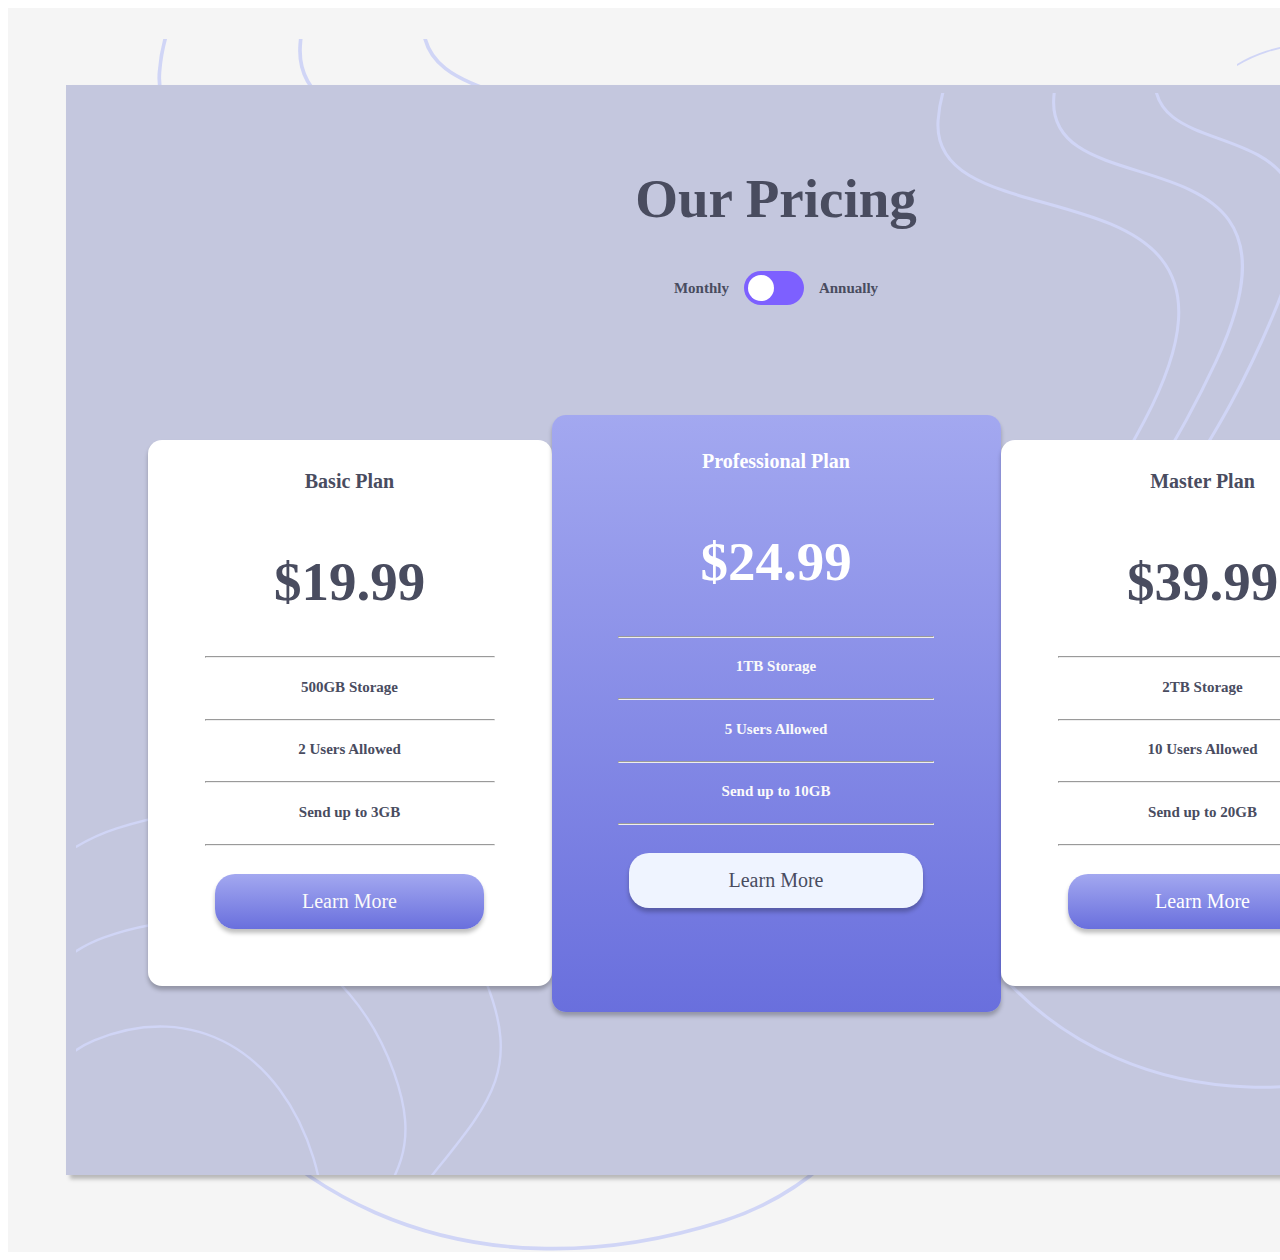
<file: PricingWidgettogglePJ/index.html>
<!DOCTYPE html>
<html lang="en">

<head>
    <meta charset="UTF-8">
    <meta name="viewport" content="width=device-width, initial-scale=1.0">
    <title>Tiers Toggle Widget Project</title>
    <link rel="shortcut icon" href="/PricingWidgettogglePJ/favicon.ico.png" type="image/x-icon">
    <link rel="stylesheet" href="/PricingWidgettogglePJ/styless.css">
</head>
<body>
    <div class="backgroundcont">
        <div class="innerbox">
            <div class="pricehead">
                <h1>Our Pricing</h1>
                <center>
                    <div class="toggleswitchandlabels">
                        <col style="display: flex; flex-direction: row; align-items: center;">
                        <div class="priceboxhead">
                            <h2 style="margin: 15px;">Monthly</h2>
                        </div>
                        </col>
                        <col>
                        <label class="switch">
                            <input type="checkbox" id="togglePricing">
                            <span class="slider round"></span>
                        </label></col>
                        <col>
                        <div class="priceboxhead">
                            <h2 style="margin: 15px;">Annually</h2>
                        </div>
                    </div>
                </center>

            </div>

            <!-- Pricing boxes -->
            <div class="priceboxcont">
                <div class="basicboxes">
                    <div class="priceboxhead">
                        <h3>Basic Plan</h3>
                    </div>
                    <div class="pricehead">
                        <h1 id="basicPrice" style="font-size: 55px;">$</h1>
                    </div>
                    <hr style="width: 75%;text-align: center;">
                    <div class="priceboxhead">
                        <h2>500GB Storage</h2>
                    </div>
                    <hr style="width: 75%;text-align: center;">
                    <div class="priceboxhead">
                        <h2>2 Users Allowed</h2>
                    </div>
                    <hr style="width: 75%;text-align: center;">
                    <div class="priceboxhead">
                        <h2>Send up to 3GB</h2>
                    </div>
                    <hr style="width: 75%;text-align: center;">
                    <button style="color: rgb(250, 250, 250);">Learn More</button>
                </div>

                <div class="profboxes">
                    <div class="priceboxhead">
                        <h3 style="color: rgb(255, 255, 255);">Professional Plan</h3>
                    </div>
                    <div class="pricehead">
                        <h1 id="professionalPrice" style="color: rgb(255, 255, 255); font-size: 55px;">$</h1>
                    </div>
                    <hr style="width: 75%;text-align: center;">
                    <div class="priceboxhead">
                        <h2 style="color: rgb(250, 250, 250);">1TB Storage</h2>
                    </div>
                    <hr style="width: 75%;text-align: center;">
                    <div class="priceboxhead">
                        <h2 style="color: rgb(250, 250, 250);">5 Users Allowed</h2>
                    </div>
                    <hr style="width: 75%;text-align: center;">
                    <div class="priceboxhead">
                        <h2 style="color: rgb(250, 250, 250);">Send up to 10GB</h2>
                    </div>
                    <hr style="width: 75%;text-align: center;">
                    <button style="background: rgb(239, 244, 255); color: hsl(232, 13%, 33%);">Learn More</button>
                </div>

                <div class="masterboxes">
                    <div class="priceboxhead">
                        <h3>Master Plan</h3>
                    </div>
                    <div class="pricehead">
                        <h1 id="masterPrice" style="font-size: 55px;">$</h1>
                    </div>
                    <hr style="width: 75%;text-align: center;">
                    <div class="priceboxhead">
                        <h2> 2TB Storage</h2>
                    </div>
                    <hr style="width: 75%;text-align: center;">
                    <div class="priceboxhead">
                        <h2>10 Users Allowed</h2>
                    </div>
                    <hr style="width: 75%;text-align: center;">
                    <div class="priceboxhead">
                        <h2>Send up to 20GB</h2>
                    </div>
                    <hr style="width: 75%;text-align: center;">
                    <button style="color: rgb(255, 255, 255);">Learn More</button>
                </div>

            </div>
        </div>
    </div>
    <script>
        // Function to update prices based on toggle
        document.getElementById("togglePricing").addEventListener("change", function () {
            var basicPrice = document.getElementById("basicPrice");
            var professionalPrice = document.getElementById("professionalPrice");
            var masterPrice = document.getElementById("masterPrice");

            if (this.checked) {
                // Set yearly prices
                basicPrice.textContent = "$199.99";
                professionalPrice.textContent = "$249.99";
                masterPrice.textContent = "$399.99";
            } else {
                // Set monthly prices
                basicPrice.textContent = "$19.99";
                professionalPrice.textContent = "$24.99";
                masterPrice.textContent = "$39.99";
            }
        });

        // Initialize display with monthly prices
        var basicPrice = document.getElementById("basicPrice");
        var professionalPrice = document.getElementById("professionalPrice");
        var masterPrice = document.getElementById("masterPrice");
        basicPrice.textContent = "$19.99";
        professionalPrice.textContent = "$24.99";
        masterPrice.textContent = "$39.99";
    </script>
</body>

</html>
</file>
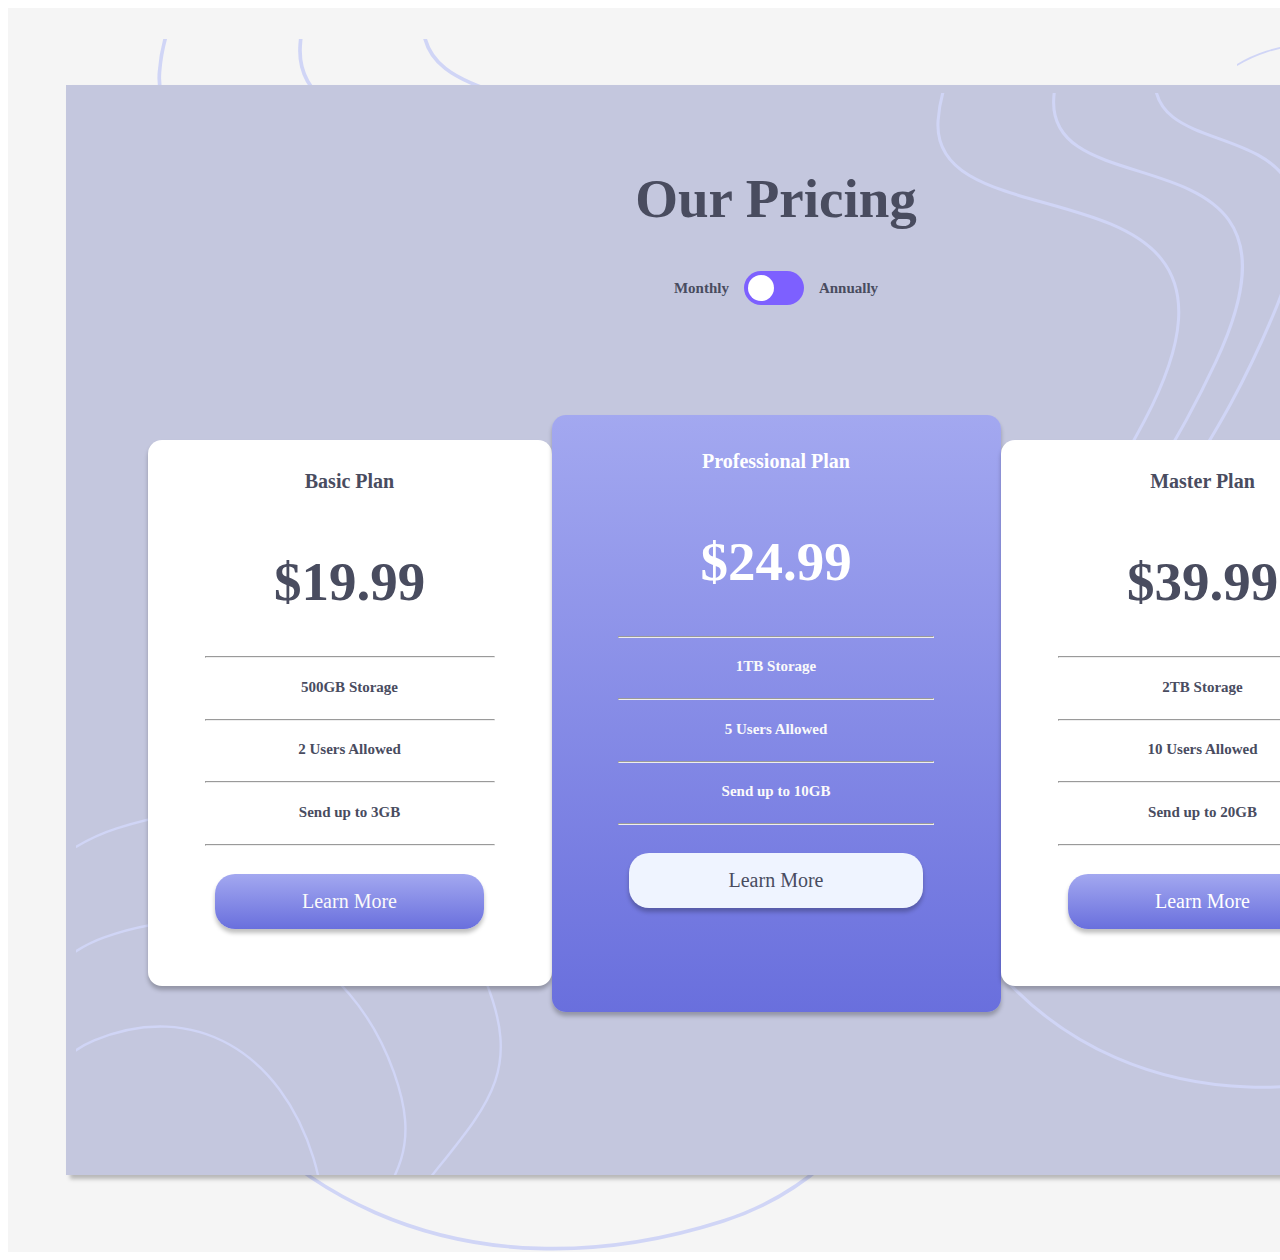
<file: design.html>
<!DOCTYPE html>
<html lang="en">

<head>
    <meta charset="UTF-8">
    <meta name="viewport" content="width=device-width, initial-scale=1.0">
    <title>Tiers Toggle Widget</title>
</head>
<style>
    /* Boxes to establish the window and inner box that contains the pricing blocks*/

    .backgroundcont {
        display: flex;
        width: 1440px;
        height: 1024px;
        padding: 110px 48px;
        justify-content: center;
        align-items: center;
        background-color: hsl(0, 0%, 96%);
        background-size: 45%, 20%;
        background-repeat: no-repeat;
        background-position: 15% 100%, 100% 3%;
        background-image: url("data:image/svg+xml,%3Csvg xmlns='http://www.w3.org/2000/svg' width='375' height='658'%3E%3Cg fill='none' fill-rule='evenodd' stroke='%23D0D5F6' stroke-width='2'%3E%3Cpath d='M172.71-101C70.623-79.38 17.478-39.688 13.273 18.074c-6.307 86.643 231.598 17.186 136.358 198-95.241 180.813-181.318 185.29-136.358 298C58.233 626.784 178.96 685.954 319.21 641.2c93.501-29.836 144.652-140.545 153.453-332.126'/%3E%3Cpath d='M214.7-101C134.617-82.012 92.926-47.154 89.628 3.575c-4.948 76.093 181.679 15.094 106.966 173.89C121.882 336.262 54.36 340.192 89.628 439.18c35.269 98.986 129.974 150.95 239.995 111.646C402.97 524.622 443.096 427.395 450 259.141'/%3E%3Cpath d='M250.935-103c-60.604 16.56-92.153 46.963-94.65 91.208-3.743 66.367 137.488 13.165 80.949 151.664-56.54 138.5-107.638 141.927-80.948 228.261 26.69 86.335 98.359 131.656 181.618 97.376C393.41 442.655 423.775 357.855 429 211.108'/%3E%3C/g%3E%3C/svg%3E"), url("data:image/svg+xml,%3Csvg xmlns='http://www.w3.org/2000/svg' width='353' height='304'%3E%3Cg fill='none' fill-rule='evenodd' stroke='%23D0D5F6' stroke-width='2'%3E%3Cpath d='M180.29 759c102.087-21.62 155.232-61.312 159.437-119.074 6.307-86.643-231.598-17.186-136.358-198 95.241-180.813 181.318-185.29 136.358-298C294.767 31.216 174.04-27.954 33.79 16.8c-93.501 29.836-144.652 140.545-153.453 332.126'/%3E%3Cpath d='M138.3 759c80.083-18.988 121.774-53.846 125.072-104.575 4.948-76.093-181.679-15.094-106.966-173.89C231.118 321.738 298.64 317.808 263.372 218.82c-35.269-98.986-129.974-150.95-239.995-111.646C-49.97 133.378-90.096 230.605-97 398.859'/%3E%3Cpath d='M102.065 761c60.604-16.56 92.153-46.963 94.65-91.208 3.743-66.367-137.488-13.165-80.949-151.664 56.54-138.5 107.638-141.927 80.948-228.261-26.69-86.335-98.359-131.656-181.618-97.376C-40.41 215.345-70.775 300.145-76 446.892'/%3E%3C/g%3E%3C/svg%3E");

    }

    .innerbox {
        width: 1344px;
        height: 1000px;
        background-color: hsl(233, 28%, 82%);
        box-shadow: 4px 4px 4px 0px rgba(0, 0, 0, 0.25);
        margin: 10px;
        padding: 45px;
        background-image: url("data:image/svg+xml,%3Csvg xmlns='http://www.w3.org/2000/svg' width='375' height='658'%3E%3Cg fill='none' fill-rule='evenodd' stroke='%23D0D5F6' stroke-width='2'%3E%3Cpath d='M172.71-101C70.623-79.38 17.478-39.688 13.273 18.074c-6.307 86.643 231.598 17.186 136.358 198-95.241 180.813-181.318 185.29-136.358 298C58.233 626.784 178.96 685.954 319.21 641.2c93.501-29.836 144.652-140.545 153.453-332.126'/%3E%3Cpath d='M214.7-101C134.617-82.012 92.926-47.154 89.628 3.575c-4.948 76.093 181.679 15.094 106.966 173.89C121.882 336.262 54.36 340.192 89.628 439.18c35.269 98.986 129.974 150.95 239.995 111.646C402.97 524.622 443.096 427.395 450 259.141'/%3E%3Cpath d='M250.935-103c-60.604 16.56-92.153 46.963-94.65 91.208-3.743 66.367 137.488 13.165 80.949 151.664-56.54 138.5-107.638 141.927-80.948 228.261 26.69 86.335 98.359 131.656 181.618 97.376C393.41 442.655 423.775 357.855 429 211.108'/%3E%3C/g%3E%3C/svg%3E"), url("data:image/svg+xml,%3Csvg xmlns='http://www.w3.org/2000/svg' width='353' height='304'%3E%3Cg fill='none' fill-rule='evenodd' stroke='%23D0D5F6' stroke-width='2'%3E%3Cpath d='M180.29 759c102.087-21.62 155.232-61.312 159.437-119.074 6.307-86.643-231.598-17.186-136.358-198 95.241-180.813 181.318-185.29 136.358-298C294.767 31.216 174.04-27.954 33.79 16.8c-93.501 29.836-144.652 140.545-153.453 332.126'/%3E%3Cpath d='M138.3 759c80.083-18.988 121.774-53.846 125.072-104.575 4.948-76.093-181.679-15.094-106.966-173.89C231.118 321.738 298.64 317.808 263.372 218.82c-35.269-98.986-129.974-150.95-239.995-111.646C-49.97 133.378-90.096 230.605-97 398.859'/%3E%3Cpath d='M102.065 761c60.604-16.56 92.153-46.963 94.65-91.208 3.743-66.367-137.488-13.165-80.949-151.664 56.54-138.5 107.638-141.927 80.948-228.261-26.69-86.335-98.359-131.656-181.618-97.376C-40.41 215.345-70.775 300.145-76 446.892'/%3E%3C/g%3E%3C/svg%3E");
        background-size: 40%, 30%;
        background-position: 100% 9%, 1% 100%;
        background-repeat: no-repeat;
    }

    /*contains boxes to make them look better*/
    .priceboxcont {
        display: flex;
        flex-direction: row;
        height: fit-content;
        width: auto;
        background-color: transparent;
        justify-content: center;
        align-items: center;
        margin-top: 100px;
    }




    /* price containers*/
    .basicboxes {
        display: flex;
        flex-direction: column;
        box-shadow: 0px 4px 4px 0px rgba(0, 0, 0, 0.25);
        width: 384px;
        height: 526px;
        border-radius: 14px;
        background-color: hsl(0, 0%, 100%);
        align-items: center;
        padding: 10px;
    }

    .profboxes {
        display: flex;
        flex-direction: column;
        width: 419px;
        height: 567px;
        border-radius: 14px;
        box-shadow: 0px 4px 4px 0px rgba(0, 0, 0, 0.25);
        align-items: center;
        padding: 15px;
        background-color: hsl(233, 13%, 49%);
        background: linear-gradient(hsl(236, 72%, 79%), hsl(237, 63%, 64%));
        


    }

    .masterboxes {
        display: flex;
        flex-direction: column;
        box-shadow: 0px 4px 4px 0px rgba(0, 0, 0, 0.25);
        width: 384px;
        height: 526px;
        border-radius: 14px;
        padding: 10px;
        background-color: hsl(0, 0%, 100%);
        align-items: center;
    }

    /*Text variables*/
    
    .pricehead h1 {
        display: flex;
        flex-direction: row;
        font-size: 55px;
        width: auto;
        height: auto;
        align-items: center;
        justify-content: center;
        margin-bottom: 35px;
        font-family: "montserrat black";
        color: hsl(232, 13%, 33%);
    }

    .priceboxhead h2 {
        font-size: 15px;
        margin-bottom: 15px;
        font-weight: 700;
        font-family: "montserrat";
        color: hsl(232, 13%, 33%);

    }
    .priceboxhead h3 {
        font-size: 20px;
        font-family: "montserrat";
        color: hsl(232, 13%, 33%);
    }

    /*Toggle Switch*/
    .toggleswitchandlabels {
        display: flex;
        flex-direction: row;
        justify-content: space-evenly;
        flex-wrap: nowrap;
        align-items: baseline;
    }

    .switch {
        position: relative;
        display: inline-block;
        width: 60px;
        height: 34px;
        line-height: 34px;
        margin-bottom: 10px;
    }

    /* Hide default HTML checkbox */
    .switch input {
        opacity: 0;
        width: 0;
        height: 0;
    }

    /* The slider */
    .slider {
        position: absolute;
        cursor: pointer;
        top: 0;
        left: 0;
        right: 0;
        bottom: 0;
        background-color: #7d60ff;
        -webkit-transition: .4s;
        transition: .4s;
    }

    .slider:before {
        position: absolute;
        content: "";
        height: 26px;
        width: 26px;
        left: 4px;
        bottom: 4px;
        background-color: white;
        -webkit-transition: .4s;
        transition: .4s;
    }

    input:checked+.slider {
        background-color: hsl(249, 48%, 30%);
    }

    input:focus+.slider {
        box-shadow: 4 4 4px #555555;

    }

    input:checked+.slider:before {
        -webkit-transform: translateX(26px);
        -ms-transform: translateX(26px);
        transform: translateX(26px);
    }

    /* Rounded sliders */
    .slider.round {
        border-radius: 34px;
    }

    .slider.round:before {
        border-radius: 50%;
    }

    /* Added some additional styling for the pricing boxes */
    .pricehead {
        display: flex;
        flex-direction: column;
        align-items: center;
        justify-content: center;
    }

    button {
        width: 70%;
        font-size: 20px;
        margin-top: 20px;
        height: 55px;
        background: linear-gradient(hsl(236, 72%, 79%),hsl(237, 63%, 64%));
        border: none;
        box-shadow: 0px 4px 4px 0px rgba(0, 0, 0, 0.25);
        border-radius: 20px;
        font-family: "montserrat SemiBold";

    }
    @media only screen and (max-width:875px) {
        .priceboxcont {
            flex-direction: column;
        }
        .backgroundcont {
            width: 100%;
            background-size: auto;
            height: auto;
        }
        .innerbox {
            display: flex;
            flex-direction: column;
            width: 325px;
            height: 100%;
            scroll-behavior: smooth;
            background-size: auto;
        }
        .basicboxes {
            height: 450px;
            width: 307px; ;
            
        }
        .profboxes {
            height: 453px;
            width: 335px;
        }
        .masterboxes {
            height: 450px;
            width:307px ;
        }
        button {
            margin-top: 1%;
            margin-bottom: 1%;
            border-radius: 10px;
        }


    }
</style>




<body>
    <div class="backgroundcont">
        <div class="innerbox">
            <div class="pricehead">
                <h1>Our Pricing</h1>
                <center>
                    <div class="toggleswitchandlabels">
                        <col style="display: flex; flex-direction: row; align-items: center;">
                        <div class="priceboxhead">
                            <h2 style="margin: 15px;">Monthly</h2>
                        </div>
                        </col>
                        <col>
                        <label class="switch">
                            <input type="checkbox" id="togglePricing">
                            <span class="slider round"></span>
                        </label></col>
                        <col>
                        <div class="priceboxhead">
                            <h2 style="margin: 15px;">Annually</h2>
                        </div>
                    </div>
                </center>

            </div>

            <!-- Pricing boxes -->
            <div class="priceboxcont">
                <div class="basicboxes">
                    <div class="priceboxhead">
                        <h3>Basic Plan</h3>
                    </div>
                    <div class="pricehead">
                        <h1 id="basicPrice" style="font-size: 55px;">$</h1>
                    </div>
                    <hr style="width: 75%;text-align: center;">
                    <div class="priceboxhead">
                        <h2>500GB Storage</h2>
                    </div>
                    <hr style="width: 75%;text-align: center;">
                    <div class="priceboxhead">
                        <h2>2 Users Allowed</h2>
                    </div>
                    <hr style="width: 75%;text-align: center;">
                    <div class="priceboxhead">
                        <h2>Send up to 3GB</h2>
                    </div>
                    <hr style="width: 75%;text-align: center;">
                    <button style="color: rgb(250, 250, 250);">Learn More</button>
                </div>

                <div class="profboxes">
                    <div class="priceboxhead">
                        <h3 style="color: rgb(255, 255, 255);">Professional Plan</h3>
                    </div>
                    <div class="pricehead">
                        <h1 id="professionalPrice" style="color: rgb(255, 255, 255); font-size: 55px;">$</h1>
                    </div>
                    <hr style="width: 75%;text-align: center;">
                    <div class="priceboxhead">
                        <h2 style="color: rgb(250, 250, 250);">1TB Storage</h2>
                    </div>
                    <hr style="width: 75%;text-align: center;">
                    <div class="priceboxhead">
                        <h2 style="color: rgb(250, 250, 250);">5 Users Allowed</h2>
                    </div>
                    <hr style="width: 75%;text-align: center;">
                    <div class="priceboxhead">
                        <h2 style="color: rgb(250, 250, 250);">Send up to 10GB</h2>
                    </div>
                    <hr style="width: 75%;text-align: center;">
                    <button style="background: rgb(239, 244, 255); color: hsl(232, 13%, 33%);">Learn More</button>
                </div>

                <div class="masterboxes">
                    <div class="priceboxhead">
                        <h3>Master Plan</h3>
                    </div>
                    <div class="pricehead">
                        <h1 id="masterPrice" style="font-size: 55px;">$</h1>
                    </div>
                    <hr style="width: 75%;text-align: center;">
                    <div class="priceboxhead">
                        <h2> 2TB Storage</h2>
                    </div>
                    <hr style="width: 75%;text-align: center;">
                    <div class="priceboxhead">
                        <h2>10 Users Allowed</h2>
                    </div>
                    <hr style="width: 75%;text-align: center;">
                    <div class="priceboxhead">
                        <h2>Send up to 20GB</h2>
                    </div>
                    <hr style="width: 75%;text-align: center;">
                    <button style="color: rgb(255, 255, 255);">Learn More</button>
                </div>

            </div>
        </div>
    </div>
    <script>
        // Function to update prices based on toggle
        document.getElementById("togglePricing").addEventListener("change", function () {
            var basicPrice = document.getElementById("basicPrice");
            var professionalPrice = document.getElementById("professionalPrice");
            var masterPrice = document.getElementById("masterPrice");

            if (this.checked) {
                // Set yearly prices
                basicPrice.textContent = "$199.99";
                professionalPrice.textContent = "$249.99";
                masterPrice.textContent = "$399.99";
            } else {
                // Set monthly prices
                basicPrice.textContent = "$19.99";
                professionalPrice.textContent = "$24.99";
                masterPrice.textContent = "$39.99";
            }
        });

        // Initialize display with monthly prices
        var basicPrice = document.getElementById("basicPrice");
        var professionalPrice = document.getElementById("professionalPrice");
        var masterPrice = document.getElementById("masterPrice");
        basicPrice.textContent = "$19.99";
        professionalPrice.textContent = "$24.99";
        masterPrice.textContent = "$39.99";
    </script>
</body>

<!--STYLES FOR PROJECT!!!
Mobile width= 375px   
Web width= 1440px 

Color gradient = Linear Gradient: hsl(236, 72%, 79%) to hsl(237, 63%, 64%)

Base Colors= - Very Light Grayish Blue: hsl(240, 78%, 98%)
- Light Grayish Blue: hsl(234, 14%, 74%)
- Grayish Blue: hsl(233, 13%, 49%)
- Dark Grayish Blue: hsl(232, 13%, 33%)

Font Size= 15px
Font= montserrat weight=700
-->

<!--WORDAGE 
    Our Pricing Annually Monthly 
    -Basic $19.99/Month $199.99/Year Includes: 500 GB Storage 2 Users Allowed Send up to 3 GB Learn More 

    -Professional $24.99/Month $249.99/Year Includes: 1 TB Storage 5 Users Allowed Send up to 10 GB Learn More 

    -Master $39.99/Month $399.99/Year Includes: 2 TB Storage 10 Users Allowed Send up to 20 GB Learn More
Challenge by Frontend Mentor. Coded by Your Name Here.


personal link to the project: http://127.0.0.1:5500/design.html
-->

</html>
</file>
<file: PricingWidgettogglePJ/styless.css>
/* Boxes to establish the window and inner box that contains the pricing blocks*/

    .backgroundcont {
        display: flex;
        width: 1440px;
        height: 1024px;
        padding: 110px 48px;
        justify-content: center;
        align-items: center;
        background-color: hsl(0, 0%, 96%);
        background-size: 45%, 20%;
        background-repeat: no-repeat;
        background-position: 15% 100%, 100% 3%;
        background-image: url("data:image/svg+xml,%3Csvg xmlns='http://www.w3.org/2000/svg' width='375' height='658'%3E%3Cg fill='none' fill-rule='evenodd' stroke='%23D0D5F6' stroke-width='2'%3E%3Cpath d='M172.71-101C70.623-79.38 17.478-39.688 13.273 18.074c-6.307 86.643 231.598 17.186 136.358 198-95.241 180.813-181.318 185.29-136.358 298C58.233 626.784 178.96 685.954 319.21 641.2c93.501-29.836 144.652-140.545 153.453-332.126'/%3E%3Cpath d='M214.7-101C134.617-82.012 92.926-47.154 89.628 3.575c-4.948 76.093 181.679 15.094 106.966 173.89C121.882 336.262 54.36 340.192 89.628 439.18c35.269 98.986 129.974 150.95 239.995 111.646C402.97 524.622 443.096 427.395 450 259.141'/%3E%3Cpath d='M250.935-103c-60.604 16.56-92.153 46.963-94.65 91.208-3.743 66.367 137.488 13.165 80.949 151.664-56.54 138.5-107.638 141.927-80.948 228.261 26.69 86.335 98.359 131.656 181.618 97.376C393.41 442.655 423.775 357.855 429 211.108'/%3E%3C/g%3E%3C/svg%3E"), url("data:image/svg+xml,%3Csvg xmlns='http://www.w3.org/2000/svg' width='353' height='304'%3E%3Cg fill='none' fill-rule='evenodd' stroke='%23D0D5F6' stroke-width='2'%3E%3Cpath d='M180.29 759c102.087-21.62 155.232-61.312 159.437-119.074 6.307-86.643-231.598-17.186-136.358-198 95.241-180.813 181.318-185.29 136.358-298C294.767 31.216 174.04-27.954 33.79 16.8c-93.501 29.836-144.652 140.545-153.453 332.126'/%3E%3Cpath d='M138.3 759c80.083-18.988 121.774-53.846 125.072-104.575 4.948-76.093-181.679-15.094-106.966-173.89C231.118 321.738 298.64 317.808 263.372 218.82c-35.269-98.986-129.974-150.95-239.995-111.646C-49.97 133.378-90.096 230.605-97 398.859'/%3E%3Cpath d='M102.065 761c60.604-16.56 92.153-46.963 94.65-91.208 3.743-66.367-137.488-13.165-80.949-151.664 56.54-138.5 107.638-141.927 80.948-228.261-26.69-86.335-98.359-131.656-181.618-97.376C-40.41 215.345-70.775 300.145-76 446.892'/%3E%3C/g%3E%3C/svg%3E");

    }

    .innerbox {
        width: 1344px;
        height: 1000px;
        background-color: hsl(233, 28%, 82%);
        box-shadow: 4px 4px 4px 0px rgba(0, 0, 0, 0.25);
        margin: 10px;
        padding: 45px;
        background-image: url("data:image/svg+xml,%3Csvg xmlns='http://www.w3.org/2000/svg' width='375' height='658'%3E%3Cg fill='none' fill-rule='evenodd' stroke='%23D0D5F6' stroke-width='2'%3E%3Cpath d='M172.71-101C70.623-79.38 17.478-39.688 13.273 18.074c-6.307 86.643 231.598 17.186 136.358 198-95.241 180.813-181.318 185.29-136.358 298C58.233 626.784 178.96 685.954 319.21 641.2c93.501-29.836 144.652-140.545 153.453-332.126'/%3E%3Cpath d='M214.7-101C134.617-82.012 92.926-47.154 89.628 3.575c-4.948 76.093 181.679 15.094 106.966 173.89C121.882 336.262 54.36 340.192 89.628 439.18c35.269 98.986 129.974 150.95 239.995 111.646C402.97 524.622 443.096 427.395 450 259.141'/%3E%3Cpath d='M250.935-103c-60.604 16.56-92.153 46.963-94.65 91.208-3.743 66.367 137.488 13.165 80.949 151.664-56.54 138.5-107.638 141.927-80.948 228.261 26.69 86.335 98.359 131.656 181.618 97.376C393.41 442.655 423.775 357.855 429 211.108'/%3E%3C/g%3E%3C/svg%3E"), url("data:image/svg+xml,%3Csvg xmlns='http://www.w3.org/2000/svg' width='353' height='304'%3E%3Cg fill='none' fill-rule='evenodd' stroke='%23D0D5F6' stroke-width='2'%3E%3Cpath d='M180.29 759c102.087-21.62 155.232-61.312 159.437-119.074 6.307-86.643-231.598-17.186-136.358-198 95.241-180.813 181.318-185.29 136.358-298C294.767 31.216 174.04-27.954 33.79 16.8c-93.501 29.836-144.652 140.545-153.453 332.126'/%3E%3Cpath d='M138.3 759c80.083-18.988 121.774-53.846 125.072-104.575 4.948-76.093-181.679-15.094-106.966-173.89C231.118 321.738 298.64 317.808 263.372 218.82c-35.269-98.986-129.974-150.95-239.995-111.646C-49.97 133.378-90.096 230.605-97 398.859'/%3E%3Cpath d='M102.065 761c60.604-16.56 92.153-46.963 94.65-91.208 3.743-66.367-137.488-13.165-80.949-151.664 56.54-138.5 107.638-141.927 80.948-228.261-26.69-86.335-98.359-131.656-181.618-97.376C-40.41 215.345-70.775 300.145-76 446.892'/%3E%3C/g%3E%3C/svg%3E");
        background-size: 40%, 30%;
        background-position: 100% 9%, 1% 100%;
        background-repeat: no-repeat;
    }

    /*contains boxes to make them look better*/
    .priceboxcont {
        display: flex;
        flex-direction: row;
        height: fit-content;
        width: auto;
        background-color: transparent;
        justify-content: center;
        align-items: center;
        margin-top: 100px;
    }




    /* price containers*/
    .basicboxes {
        display: flex;
        flex-direction: column;
        box-shadow: 0px 4px 4px 0px rgba(0, 0, 0, 0.25);
        width: 384px;
        height: 526px;
        border-radius: 14px;
        background-color: hsl(0, 0%, 100%);
        align-items: center;
        padding: 10px;
    }

    .profboxes {
        display: flex;
        flex-direction: column;
        width: 419px;
        height: 567px;
        border-radius: 14px;
        box-shadow: 0px 4px 4px 0px rgba(0, 0, 0, 0.25);
        align-items: center;
        padding: 15px;
        background-color: hsl(233, 13%, 49%);
        background: linear-gradient(hsl(236, 72%, 79%), hsl(237, 63%, 64%));
        


    }

    .masterboxes {
        display: flex;
        flex-direction: column;
        box-shadow: 0px 4px 4px 0px rgba(0, 0, 0, 0.25);
        width: 384px;
        height: 526px;
        border-radius: 14px;
        padding: 10px;
        background-color: hsl(0, 0%, 100%);
        align-items: center;
    }

    /*Text variables*/
    
    .pricehead h1 {
        display: flex;
        flex-direction: row;
        font-size: 55px;
        width: auto;
        height: auto;
        align-items: center;
        justify-content: center;
        margin-bottom: 35px;
        font-family: "montserrat black";
        color: hsl(232, 13%, 33%);
    }

    .priceboxhead h2 {
        font-size: 15px;
        margin-bottom: 15px;
        font-weight: 700;
        font-family: "montserrat";
        color: hsl(232, 13%, 33%);

    }
    .priceboxhead h3 {
        font-size: 20px;
        font-family: "montserrat";
        color: hsl(232, 13%, 33%);
    }

    /*Toggle Switch*/
    .toggleswitchandlabels {
        display: flex;
        flex-direction: row;
        justify-content: space-evenly;
        flex-wrap: nowrap;
        align-items: baseline;
    }

    .switch {
        position: relative;
        display: inline-block;
        width: 60px;
        height: 34px;
        line-height: 34px;
        margin-bottom: 10px;
    }

    /* Hide default HTML checkbox */
    .switch input {
        opacity: 0;
        width: 0;
        height: 0;
    }

    /* The slider */
    .slider {
        position: absolute;
        cursor: pointer;
        top: 0;
        left: 0;
        right: 0;
        bottom: 0;
        background-color: #7d60ff;
        -webkit-transition: .4s;
        transition: .4s;
    }

    .slider:before {
        position: absolute;
        content: "";
        height: 26px;
        width: 26px;
        left: 4px;
        bottom: 4px;
        background-color: white;
        -webkit-transition: .4s;
        transition: .4s;
    }

    input:checked+.slider {
        background-color: hsl(249, 48%, 30%);
    }

    input:focus+.slider {
        box-shadow: 4 4 4px #555555;

    }

    input:checked+.slider:before {
        -webkit-transform: translateX(26px);
        -ms-transform: translateX(26px);
        transform: translateX(26px);
    }

    /* Rounded sliders */
    .slider.round {
        border-radius: 34px;
    }

    .slider.round:before {
        border-radius: 50%;
    }

    /* Added some additional styling for the pricing boxes */
    .pricehead {
        display: flex;
        flex-direction: column;
        align-items: center;
        justify-content: center;
    }

    button {
        width: 70%;
        font-size: 20px;
        margin-top: 20px;
        height: 55px;
        background: linear-gradient(hsl(236, 72%, 79%),hsl(237, 63%, 64%));
        border: none;
        box-shadow: 0px 4px 4px 0px rgba(0, 0, 0, 0.25);
        border-radius: 20px;
        font-family: "montserrat SemiBold";

    }
    @media only screen and (max-width:875px) {
        .priceboxcont {
            flex-direction: column;
        }
        .backgroundcont {
            width: 100%;
            background-size: auto;
            height: auto;
        }
        .innerbox {
            display: flex;
            flex-direction: column;
            width: 325px;
            height: 100%;
            scroll-behavior: smooth;
            background-size: auto;
        }
        .basicboxes {
            height: 450px;
            width: 307px; ;
            
        }
        .profboxes {
            height: 453px;
            width: 335px;
        }
        .masterboxes {
            height: 450px;
            width:307px ;
        }
        button {
            margin-top: 1%;
            margin-bottom: 1%;
            border-radius: 10px;
        }


    }
</file>
